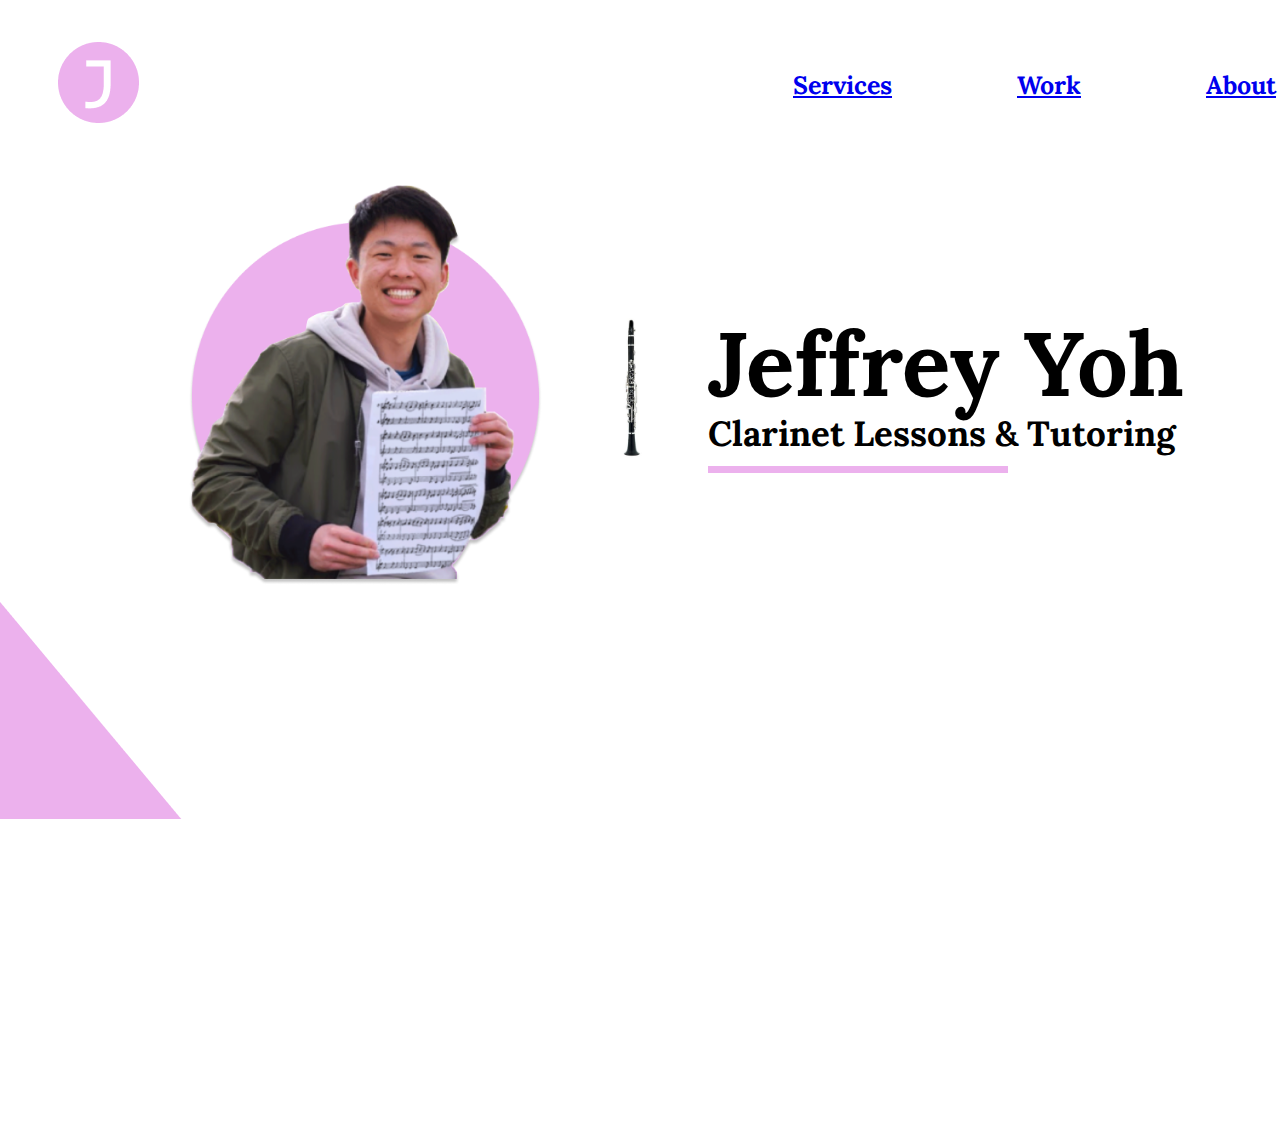
<file: index.html>
<html> 
    <head>
        <link rel="stylesheet" type="text/css"
        href="assets/style.css" />
        <!-- "Lora" Font-->
        <link rel="preconnect" href="https://fonts.gstatic.com">
        <link href="https://fonts.googleapis.com/css2?family=Lora&display=swap" rel="stylesheet">  
        <!-- "Inder" Font-->
        <link rel="preconnect" href="https://fonts.gstatic.com">
        <link href="https://fonts.googleapis.com/css2?family=Inder&display=swap" rel="stylesheet"> 
    </head>

    <body>
        <div class="contents">
            <div class="logo">
                <a href="index.html"><img src = "assets/img/j.png"></a>
            </div>
            <div class="menu_bar">
                    <h4 class="menu_item"><a href="services.html">Services</a></h4>
                    <h4 class="menu_item"><a href="work.html">Work</a></h4>
                    <h4 class="menu_item"><a href="about.html">About</a></h4>
            </div>
            <div id="myself">
                <img src = "assets/img/me.png" style="height:400px;"/>
            </div>
            <div class = "text">
                <h3 id="yoh">Jeffrey Yoh</h3>
                <h3 id="lessons">Clarinet Lessons & Tutoring</h3>
                <div class="bar"></div>
            </div>
            <img src = "assets/img/claritin.png" class="clarineto">
            <img src = "assets/img/rect.png" class="rect">
            </div>
        </div>
    </body>
</html>
</file>
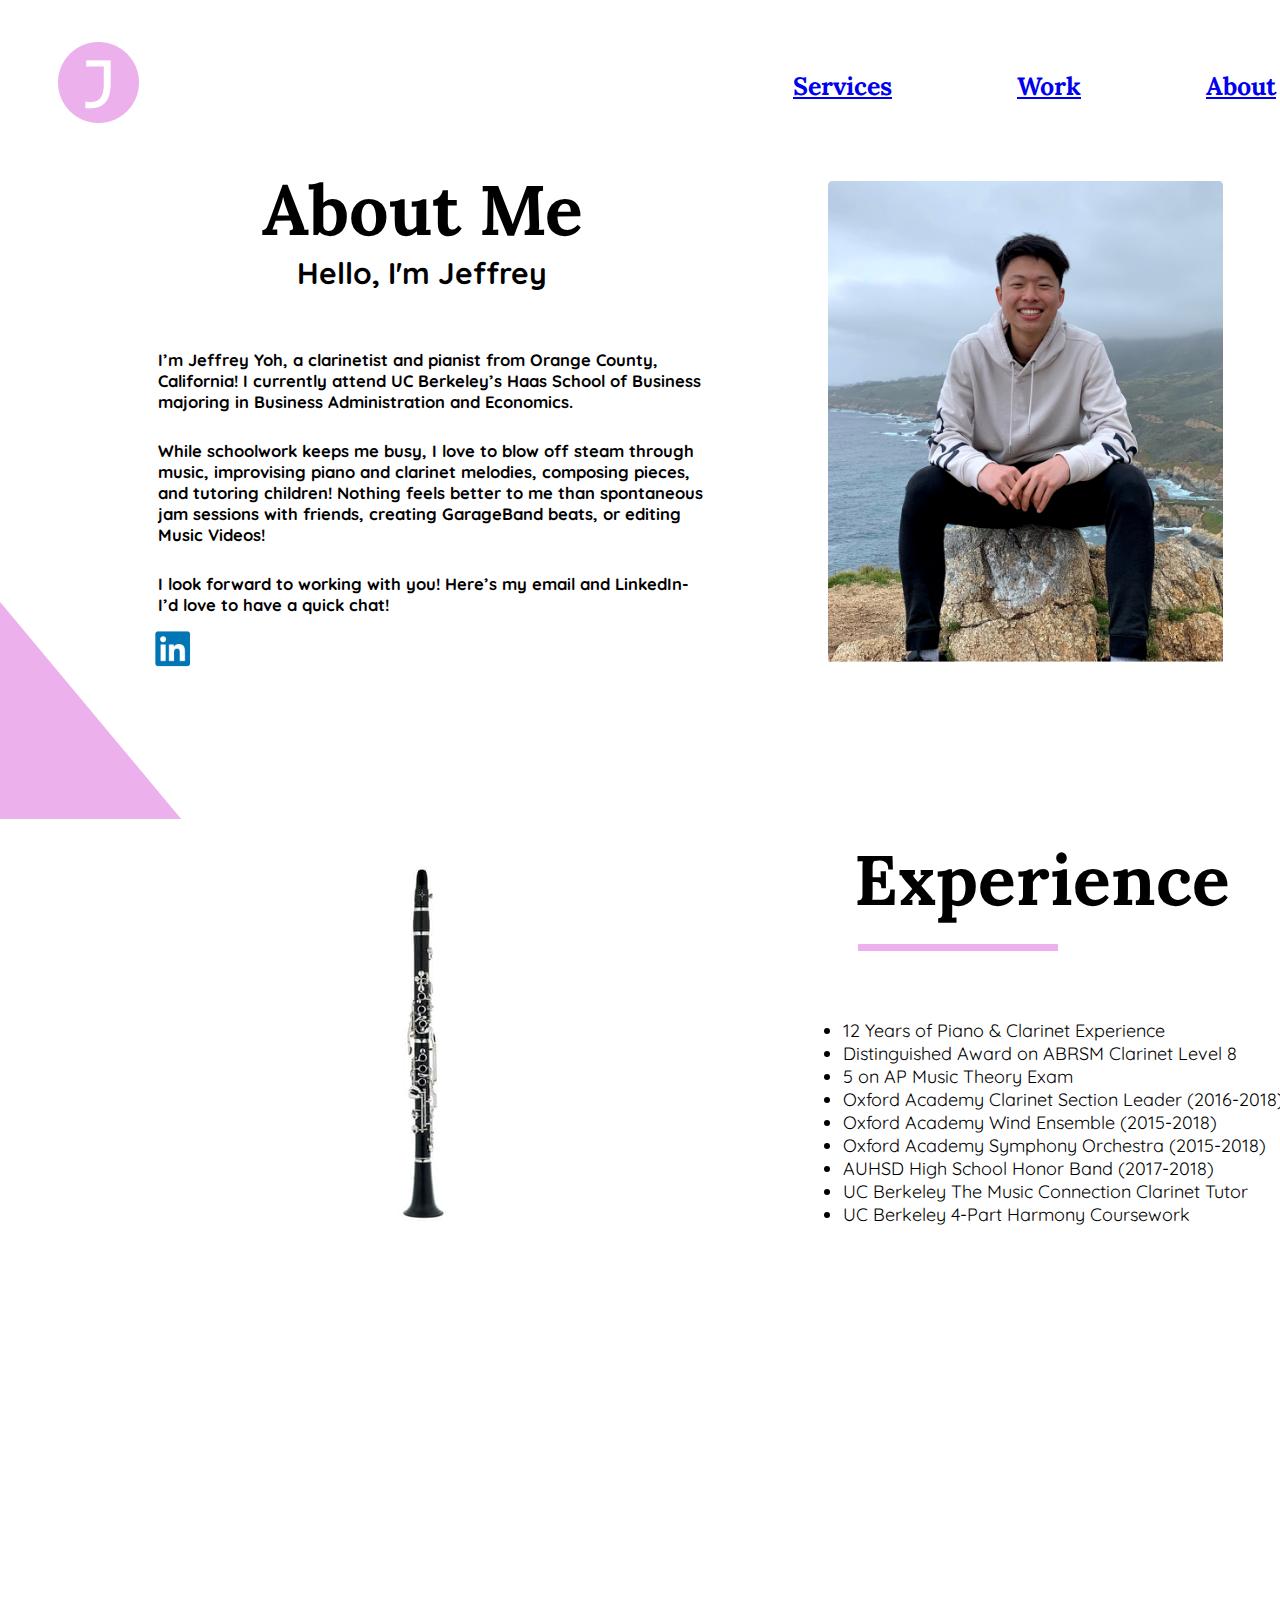
<file: about.html>
<html> 
    <head>
        <link rel="stylesheet" type="text/css"
        href="assets/style.css" />
        <!-- "Lora" Font-->
        <link rel="preconnect" href="https://fonts.gstatic.com">
        <link href="https://fonts.googleapis.com/css2?family=Lora&display=swap" rel="stylesheet">  
        <!-- "Inder" Font-->
        <link rel="preconnect" href="https://fonts.gstatic.com">
        <link href="https://fonts.googleapis.com/css2?family=Inder&display=swap" rel="stylesheet"> 
        <!--"Quicksand" Font-->
        <link rel="preconnect" href="https://fonts.gstatic.com">
        <link href="https://fonts.googleapis.com/css2?family=Quicksand&display=swap" rel="stylesheet"> 
    </head>

    <body>
        <div class="contents">
            <div class="logo">
                <a href="index.html"><img src = "assets/img/logo.png"></a>
            </div>
            <div class="menu_bar4">
                    <h4 class="menu_item4"><a href="services.html">Services</a></h4>
                    <h4 class="menu_item4"><a href="work.html">Work</a></h4>
                    <h4 class="menu_item4"><a href="about.html">About</a></h4>
            </div>
            <div class="aboutme">
                <h3 class="aboutmeo">About Me</h3>
                <h4 class="hellos">Hello, I'm Jeffrey</h4>
            </div>
            <img src="assets/img/beach.png" id="beaches">
            <div class="chunk">
                 <h5 class="paragraph1">I’m Jeffrey Yoh, a clarinetist and pianist from Orange County, California! I currently attend UC Berkeley’s Haas School of Business majoring in Business Administration and Economics.</h5>
                 <h5 class="paragraph2">While schoolwork keeps me busy, I love to blow off steam through music, improvising piano and clarinet melodies, composing pieces, and tutoring children! Nothing feels better to me than spontaneous jam sessions with friends, creating GarageBand beats, or editing Music Videos!</h5>
                 <h5 class="paragraph3">I look forward to working with you! Here’s my email and LinkedIn- I’d love to have a quick chat!</h5>
            </div>
            <div class="experience">
                <h3 class="experienceo">Experience</h3>
                <div class="lineo"></div>
            </div>
            <ul class="bulletlist">
                <li>12 Years of Piano & Clarinet Experience</li>
                <li>Distinguished Award on ABRSM Clarinet Level 8 </li>
                <li>5 on AP Music Theory Exam </li>
                <li>Oxford Academy Clarinet Section Leader (2016-2018)</li>
                <li>Oxford Academy Wind Ensemble (2015-2018)</li>
                <li>Oxford Academy Symphony Orchestra (2015-2018)</li>
                <li>AUHSD High School Honor Band (2017-2018)</li>
                <li>UC Berkeley The Music Connection Clarinet Tutor</li>
                <li>UC Berkeley 4-Part Harmony Coursework</li>
            </ul>
            <a href="https://www.linkedin.com/in/jeffrey-yoh-b70570172/"><img src = "assets/img/linked.png" class="linkedin"></a>
            <img src = "assets/img/rect.png" class="rect">
            <img src = "assets/img/claritin.png" class="clarineto1">
        </div>
    </body>
</html>
</file>
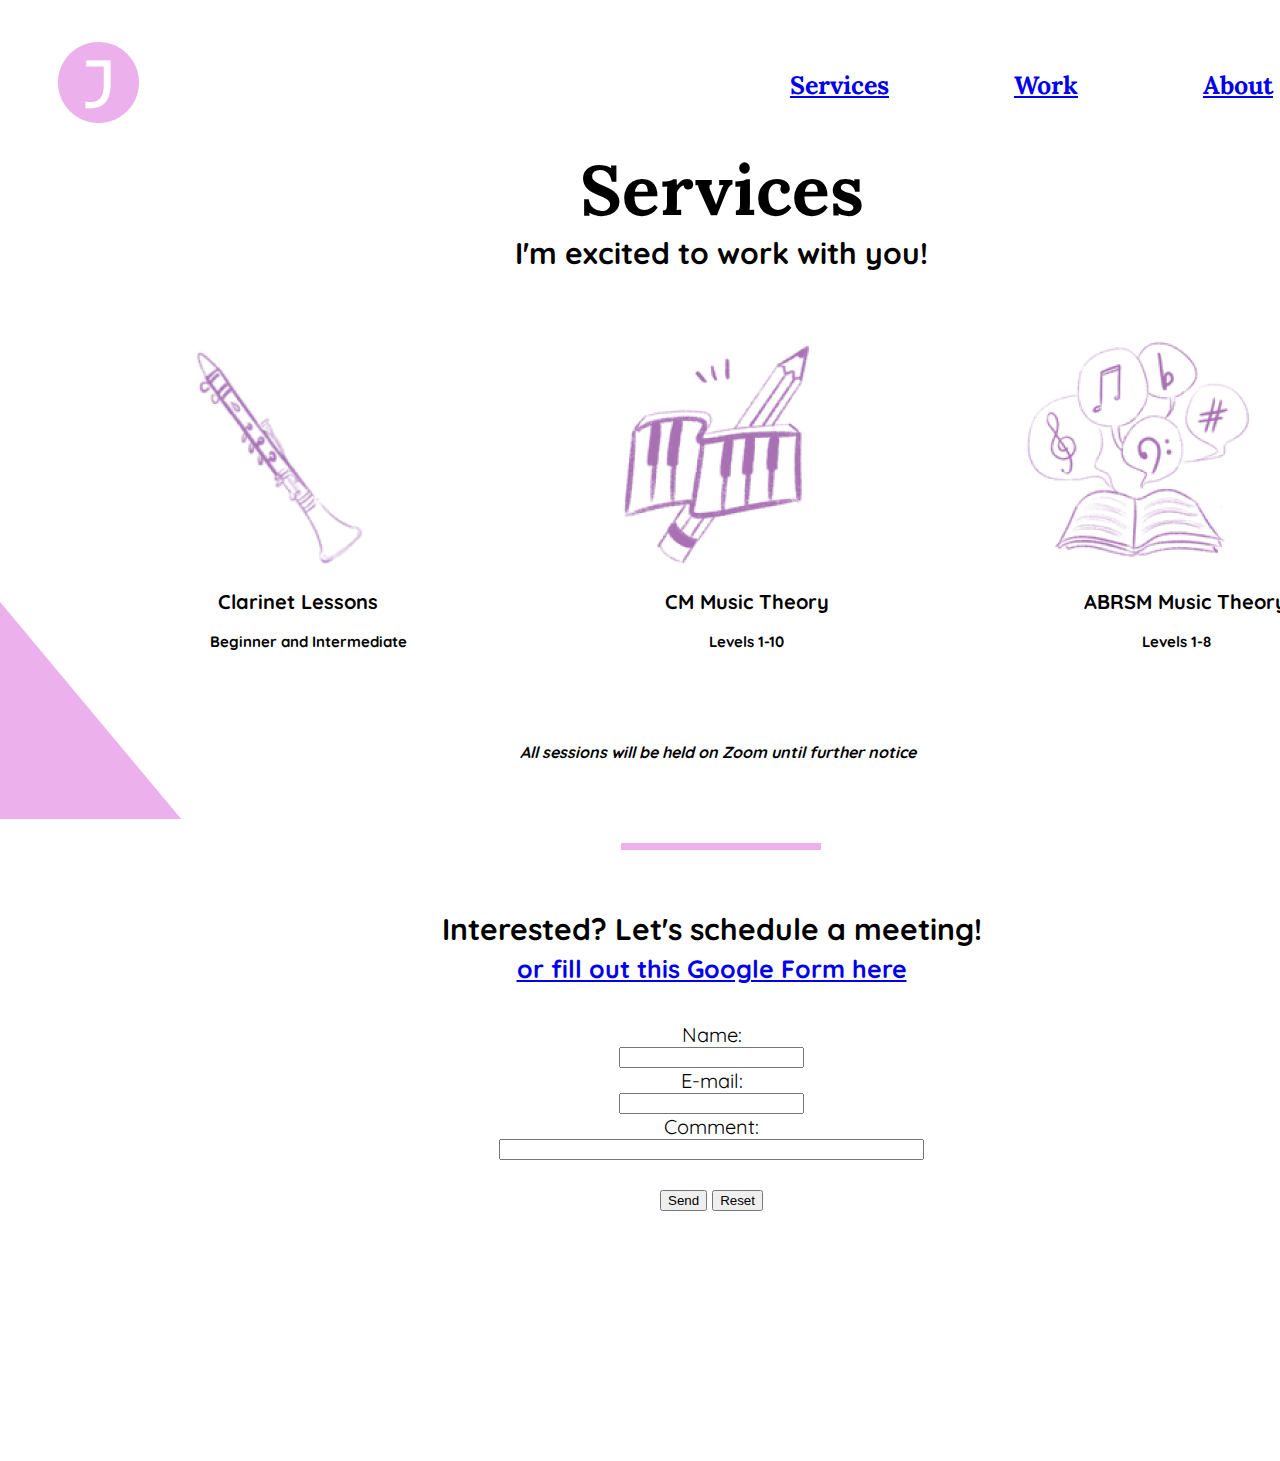
<file: services.html>
<html> 
    <head>
        <link rel="stylesheet" type="text/css"
        href="assets/style.css" />
        <!-- "Lora" Font-->
        <link rel="preconnect" href="https://fonts.gstatic.com">
        <link href="https://fonts.googleapis.com/css2?family=Lora&display=swap" rel="stylesheet">  
        <!-- "Inder" Font-->
        <link rel="preconnect" href="https://fonts.gstatic.com">
        <link href="https://fonts.googleapis.com/css2?family=Inder&display=swap" rel="stylesheet"> 
        <!--"Quicksand" Font-->
        <link rel="preconnect" href="https://fonts.gstatic.com">
        <link href="https://fonts.googleapis.com/css2?family=Quicksand&display=swap" rel="stylesheet"> 
    </head>

    <body>
        <div class="contents">
            <div class="logo">
                <a href="index.html"><img src = "assets/img/logo.png"></a>
            </div>
            <div class="menu_bar2">
                <h4 class="menu_item2"><a href="services.html">Services</a></h4>
                <h4 class="menu_item2"><a href="work.html">Work</a></h4>
                <h4 class="menu_item2"><a href="about.html">About</a></h4>
            </div>
            <div class="servtitle">
                <h3 class="servbig">Services</h3>
                <h4 class="excite">I'm excited to work with you!</h4>
            </div>
            <div class="mainbulk">
                <img src="assets/img/pics.png" class="eugenia">
                <div class="mainbulktext">
                    <div class="bulko">
                        <h4 class="clarlessons">Clarinet Lessons</h4>
                        <h4 class="string1">Beginner and Intermediate</h4>
                    </div>
                    <div class="bulko">
                        <h4 class="cmtheory">CM Music Theory</h4>
                        <h4 class="string2">Levels 1-10</h4>
                    </div>
                    <div class="bulko">
                        <h4 class="abrsmtheory">ABRSM Music Theory</h4>
                        <h4 class="string3">Levels 1-8</h4>
                    </div>
                </div>
            </div>
            <h4 class="zoom">All sessions will be held on Zoom until further notice</h4>
            <div class="purps"></div>
            <div class="texto">
                <h4 class="interested">Interested? Let's schedule a meeting!</h4>
                <h4 class="google"><a href="https://docs.google.com/forms/d/e/1FAIpQLSdcFmsyhO0NjvZ5gMnlWeTr34jbhbPm6sLe99rvMXz1Z3U8iw/viewform?usp=send_form">or fill out this Google Form here</a></h4>
            </div>
            <div class="contact">
                <form action="mailto:yohjeffrey@gmail.com" method="post" enctype="text/plain">
                    Name:<br id="nameo">
                    <input type="text" name="name"><br>
                    E-mail:<br id="emailo">
                    <input type="text" name="mail"><br>
                    Comment:<br id="commento">
                    <input type="text" name="comment" size="50"><br><br>
                    <input type="submit" value="Send">
                    <input type="reset" value="Reset">
                    </form>
            </div>
            <img src = "assets/img/rect.png" class="rect">
            </div>
        </div>
    </body>
</html>
</file>
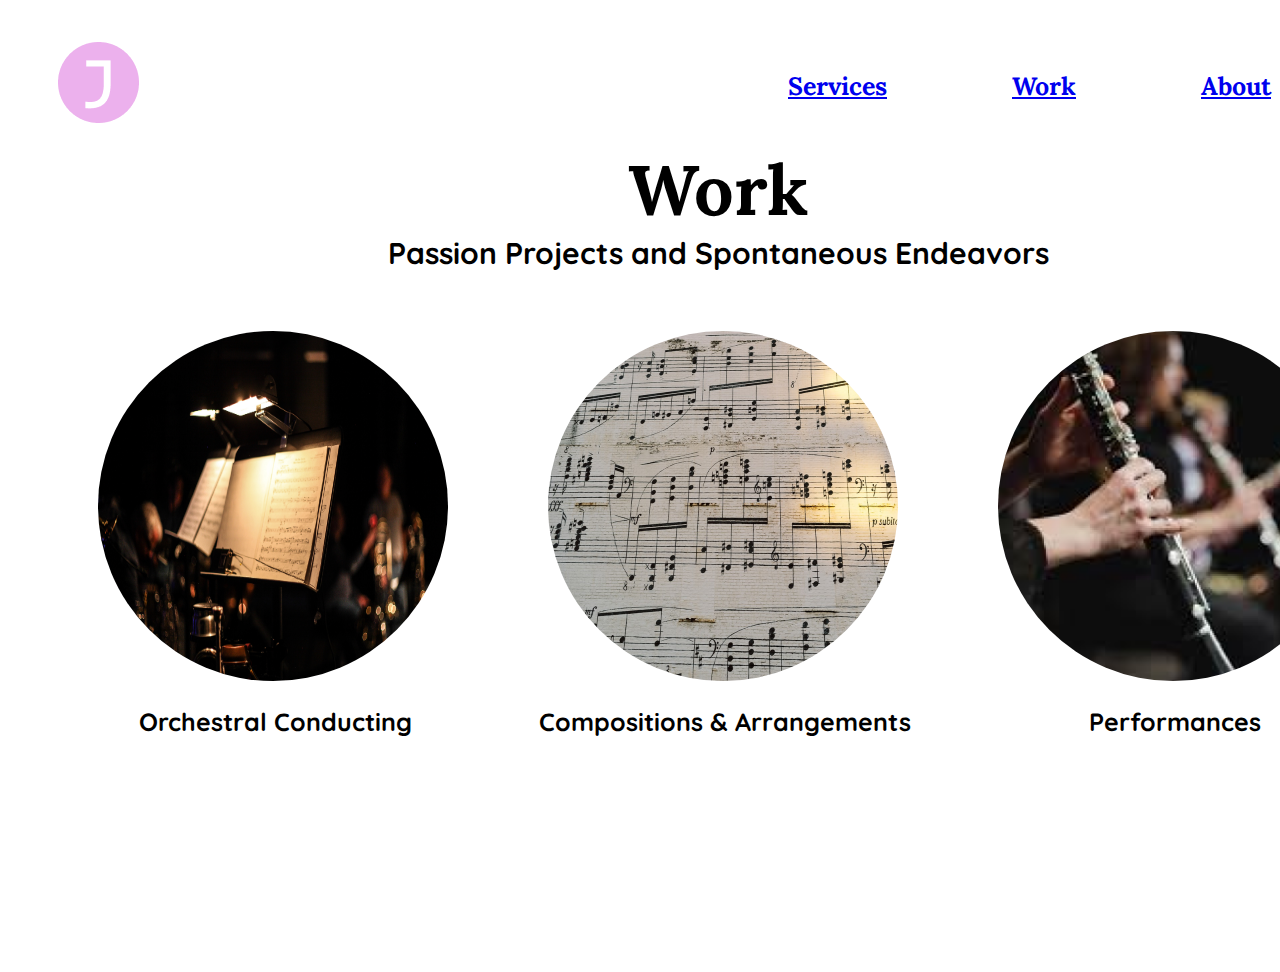
<file: work.html>
<html> 
    <head>
        <link rel="stylesheet" type="text/css"
        href="assets/style.css" />
        <!-- "Lora" Font-->
        <link rel="preconnect" href="https://fonts.gstatic.com">
        <link href="https://fonts.googleapis.com/css2?family=Lora&display=swap" rel="stylesheet">  
        <!-- "Inder" Font-->
        <link rel="preconnect" href="https://fonts.gstatic.com">
        <link href="https://fonts.googleapis.com/css2?family=Inder&display=swap" rel="stylesheet"> 
        <!--"Quicksand" Font-->
        <link rel="preconnect" href="https://fonts.gstatic.com">
        <link href="https://fonts.googleapis.com/css2?family=Quicksand&display=swap" rel="stylesheet"> 
    </head>

    <body>
        <div class="contents">
            <div class="logo">
                <a href="index.html"><img src = "assets/img/logo.png"></a>
            </div>
            <div class="menu_bar3">
                <h4 class="menu_item3"><a href="services.html">Services</a></h4>
                <h4 class="menu_item3"><a href="work.html">Work</a></h4>
                <h4 class="menu_item3"><a href="about.html">About</a></h4>
            </div>
            <div class="worktitle">
                <h3 class="worko">Work</h3>
                <h4 class="passion">Passion Projects and Spontaneous Endeavors</h4>
            </div>
            <div class="bulko">
                <div class="orch">
                    <a href="https://www.youtube.com/watch?v=f4MT-gQbkNY&list=PLFnyAYxmlIg2SFMI1rxmvlErjS_c_1io-&index=1"><img src="assets/img/composition.jpg" class="slug"></a>
                    <div class="overlay"></div>
                    <h3 class="orchtexto">Orchestral Conducting</h3>
                </div>
                <div class="compos">
                    <a href="https://www.youtube.com/playlist?list=PLFnyAYxmlIg1jyd2uRRhnTu0hsq-xK2aj"><img src="assets/img/sheetmusic.jpeg" class="slug"></a>
                    <div class="overlay"></div>
                    <h3 class="orchtexto">Compositions & Arrangements</h3>
                </div>
                <div class="perform">
                    <a href="https://www.youtube.com/playlist?list=PLFnyAYxmlIg2SFMI1rxmvlErjS_c_1io-"><img src="assets/img/clarinet.png" class="slug"></a>
                    <div class="overlay"></div>
                    <h3 class="orchtexto">Performances</h3>
                </div>
            </div>
            </div>
        </div>
    </body>
</html>
</file>
<file: assets/style.css>
.contents{
    position: absolute;
}
.logo:hover{
    cursor: pointer;
    transform: scale(1.05);
    transition: 1s;
}

.menu_bar{
    display: flex;
    flex-direction: row;
    justify-content: flex-end;
    position: relative;
    bottom: 70px;
    left: 650px; 
    padding: 10px;
    font-family: 'Lora', serif;
    font-size: 25px;
}

.menu_item{
    margin-left: 5em;
    color: black;
    text-decoration: none;
}
.menu_item:hover{
    cursor: pointer;
    transform: scale(1.2);
    transition: 1s;
}

#myself{
    position: relative;
    left: 180px;
    bottom: 30px; 
    animation-name: slideleft;
    animation-duration: 1.5s;
}
@keyframes slideleft{
    from{left: 0px; opacity: 30%;}
    to{left: 180px; opacity: 100%;}
}
.text{
    position: relative;
    left: 700px;
    bottom: 400px;
    animation-name: slideright;
    animation-duration: 1.5s;
}
@keyframes slideright{
    from{left: 1100px; opacity: 30%;}
    to{left: 700px; opacity: 100%;}
}
#yoh{
    font-family: 'Lora', serif;
    font-size: 90px;
}

#lessons{
    font-family: 'Lora', serif;
    font-size: 35px;
    position: relative;
    bottom: 100px;
}

.bar{
    height: 7px;
    width: 300px;
    background-color: ECB1ED;
    position: relative;
    bottom: 125px;
    animation-name: loader;
    animation-duration: 2s;
    animation-iteration-count: infinite;
   

}

@keyframes loader{
    0%{left: 0px;}
    50%{left: 160px;}
    100%{left: 0px;}
}



/*END INDEX.HTML*/

.menu_bar2{
    display: flex;
    flex-direction: row;
    justify-content: flex-end;
    position: relative;
    left: 28px;
    bottom: 70px;
    padding: 10px;
    font-family: 'Lora', serif;
    font-size: 25px;
}

.menu_item2{
    margin-left: 5em;
}

.menu_item2:hover{
    cursor: pointer;
    transform: scale(1.2);
    transition: 1s;
}
.servtitle{
    position: relative;
    text-align: center;
    left: 90px;
    bottom: 140px;
    margin: 10px;
    animation-name: sliderlefter;
    animation-duration: 1.5s;
    transition: 1s;
}
@keyframes sliderlefter{
    from{left: -10px; opacity: 30%;}
    to{left: 90px; opacity: 100%;}
}

.servbig{
    font-family: 'Lora', serif;
    font-size: 70px;
}

.excite{
    font-family: 'Quicksand', sans-serif;
    font-size: 30px;
    position: relative;
    bottom: 70px;
}


.eugenia{
    position: relative;
    bottom: 250px;
    left: 120px;
}
.mainbulktext{
    display: flex;
    flex-direction: row;
    position: relative;
    bottom: 40px;
    left: 150px;
    padding: 10px;
    margin: 10px;
}
.bulko{
    position: relative;
    text-align: center;
    
}

.clarlessons{
    font-size: 20px;
    font-family: 'Quicksand', sans-serif;
    position: relative;
    right: 20px;
}

.cmtheory{
    font-size: 20px;
    font-family: 'Quicksand', sans-serif;
}
.abrsmtheory{
    font-size: 20px;
    font-family: 'Quicksand', sans-serif;
    position: relative;
    left: 110px;
}
.string1{
    position: relative;
    top: 50px;
    right: 188px;
    font-family: 'Quicksand', sans-serif;
    font-size: 15px;
}
.string2{
    position: relative;
    top: 50px;
    right: 120px;
    font-family: 'Quicksand', sans-serif;
    font-size: 15px;
}
.string3{
    position: relative;
    top: 50px;
    right: 35px;
    font-family: 'Quicksand', sans-serif;
    font-size: 15px;
}

.zoom{
    text-align: center;
    font-family: 'Quicksand', sans-serif;
    font-style: italic;
    position: relative;
    bottom: 280px;
    left: 86px;
}

.purps{
    height: 7px;
    width: 200px;
    background-color: ECB1ED;
    position: relative;
    bottom: 220px;
    left: 613px;
    animation-name: purpbar;
    animation-duration: 2.5s;
    animation-iteration-count: infinite;
}

@keyframes purpbar{
    0%{left: 520px;}
    50%{left: 700px;}
    100%{left: 520px;}
}
.interested{
    position: relative;
    text-align: center;
    left: 80px;
    bottom: 200px;
    font-family: 'Quicksand', sans-serif;
    font-size: 30px;
    
}
.google{
    position: relative;
    text-align: center;
    left: 80px;
    bottom: 235px;
    font-family: 'Quicksand', sans-serif;
    font-size: 25px;
}

.contact{
    position: relative;
    left: 80px;
    bottom: 230px;
    text-align: center;
    font-family: 'Quicksand', sans-serif;
    font-size: 20px;
}

/*END SERVICE.HTML*/

.menu_bar3{
    display: flex;
    flex-direction: row;
    justify-content: flex-end;
    position: relative;
    right: 147px;
    bottom: 69px;
    padding: 10px;
    font-family: 'Lora', serif;
    font-size: 25px;
}

.menu_item3{
    margin-left: 5em;
}
.menu_item3:hover{
    cursor: pointer;
    transform: scale(1.2);
    transition: 1s;
}
.worktitle{
    position: relative;
    bottom: 140px;
    text-align: center;
    animation-name: slidestleftest;
    animation-duration: 1.5s;
}
.worko{
    font-family: 'Lora', serif;
    font-size: 70px;
    animation-name: slidestleftest;
    animation-duration: 1.5s;
}
@keyframes slidestleftest{
    from{left: -100px; opacity: 30%;}
    to{left: 0px; opacity: 100%;}
}
.passion{
    font-family: 'Quicksand', sans-serif;
    font-size: 30px; 
    position: relative;
    bottom: 70px;
}

.bulko{
    display: flex;
    flex-direction: row;
    justify-content: space-evenly;
    position: relative;
    bottom: 300px;
    padding: 10px;
    font-family: 'Lora', serif;
    font-size: 10px;
    margin-left: 50px;
}

.slug{
    height: 350px;
    width: 350px;
    margin-left: 10em;
    position: relative;
    right: 70px;
    top: 100px;
    border-radius: 90%;
}

.orchtexto{
    position: relative;
    right: 18px;
    top: 100px;
    font-family: 'Quicksand', sans-serif;
    font-size: 25px;
}
.overlay{
    position: absolute;
    left: 0px;
    bottom: 0px;
    opacity: 0;
    transition: 0.3s;
    background-color: ECB1ED;
    transition: 0.7s;
}
.slug:hover, .overlay {
    opacity: 0.7;
    transition: 0.7s;
    transform: scale(1.05);
}
/*END WORK.HTML*/
.contents4{
    position: absolute;
}

.menu_bar4{
    display: flex;
    flex-direction: row;
    justify-content: flex-end;
    position: relative;
    left: 650px;
    bottom: 69px;
    padding: 10px;
    font-family: 'Lora', serif;
    font-size: 25px;
}

.menu_item4{
    margin-left: 5em;
}
.menu_item4:hover{
    cursor: pointer;
    transform: scale(1.2);
    transition: 1s;
}
.aboutme{
    position: relative;
    bottom: 120px;
    left: 100px;
    text-align: center;
    animation-name: ;
}
.aboutmeo{
    font-family: 'Lora', serif;
    font-size: 70px;
}
.hellos{
    font-family: 'Quicksand', sans-serif;
    font-size: 30px; 
    position: relative;
    bottom: 70px;
}
@keyframes slidekerlefteker{
    from{left: -100px; opacity: 30%;}
    to{left: 0px; opacity: 100%;}
}
#beaches{
    position: relative;
    bottom: 340px;
    left: 820px;
    height: 500px;
    border-radius: 1%;
}
.chunk{
    font-size: 20px;
    font-family: 'Quicksand', sans-serif;
    width: 550px;
    position: relative;
    bottom: 700px;
    left: 150px;
}

.experience{
    text-align: center;
}
.experienceo{
    font-family: 'Lora', serif;
    font-size: 70px;
    position: relative;
    bottom: 550px;
    left: 720px;
}
.lineo{
    height: 7px;
    width: 200px;
    background-color: ECB1ED;
    position: relative;
    bottom: 600px;
    left: 850px;
}
.bulletlist{
    position: relative;
    bottom: 550px;
    left: 795px;
    font-family: 'Quicksand', sans-serif;;
    font-size: 18px;
}
.linkedin{
    position: relative;
    bottom: 1480px;
    left: 140px;
    height: 50px;
    width: 50px;
}
.linkedin:hover{
    transform: scale(1.5);
    transition: 0.7s;
}
/*DONE WITH ABOUT.HTML*/

.logo{
    position: relative;
    top: 30px;
    left: 50px;
}

.rect{
    position: fixed;
    left:-10px;
    top: 590px;
}

.clarineto1{
    position: relative;
    left:300px;
    bottom: 930px;
}
.clarineto{
    position: relative;
    height: 140px;
    bottom: 680px;
    left:600px;
    animation-name: rotater;
    animation-duration: 1.5s;
}
@keyframes swifter{
    from{right: -100px;}
    to{right: 50px;}
}

@keyframes rotater{
    from{transform:rotate(360deg)}
    to{transform:rotate(0deg)}
}
</file>
